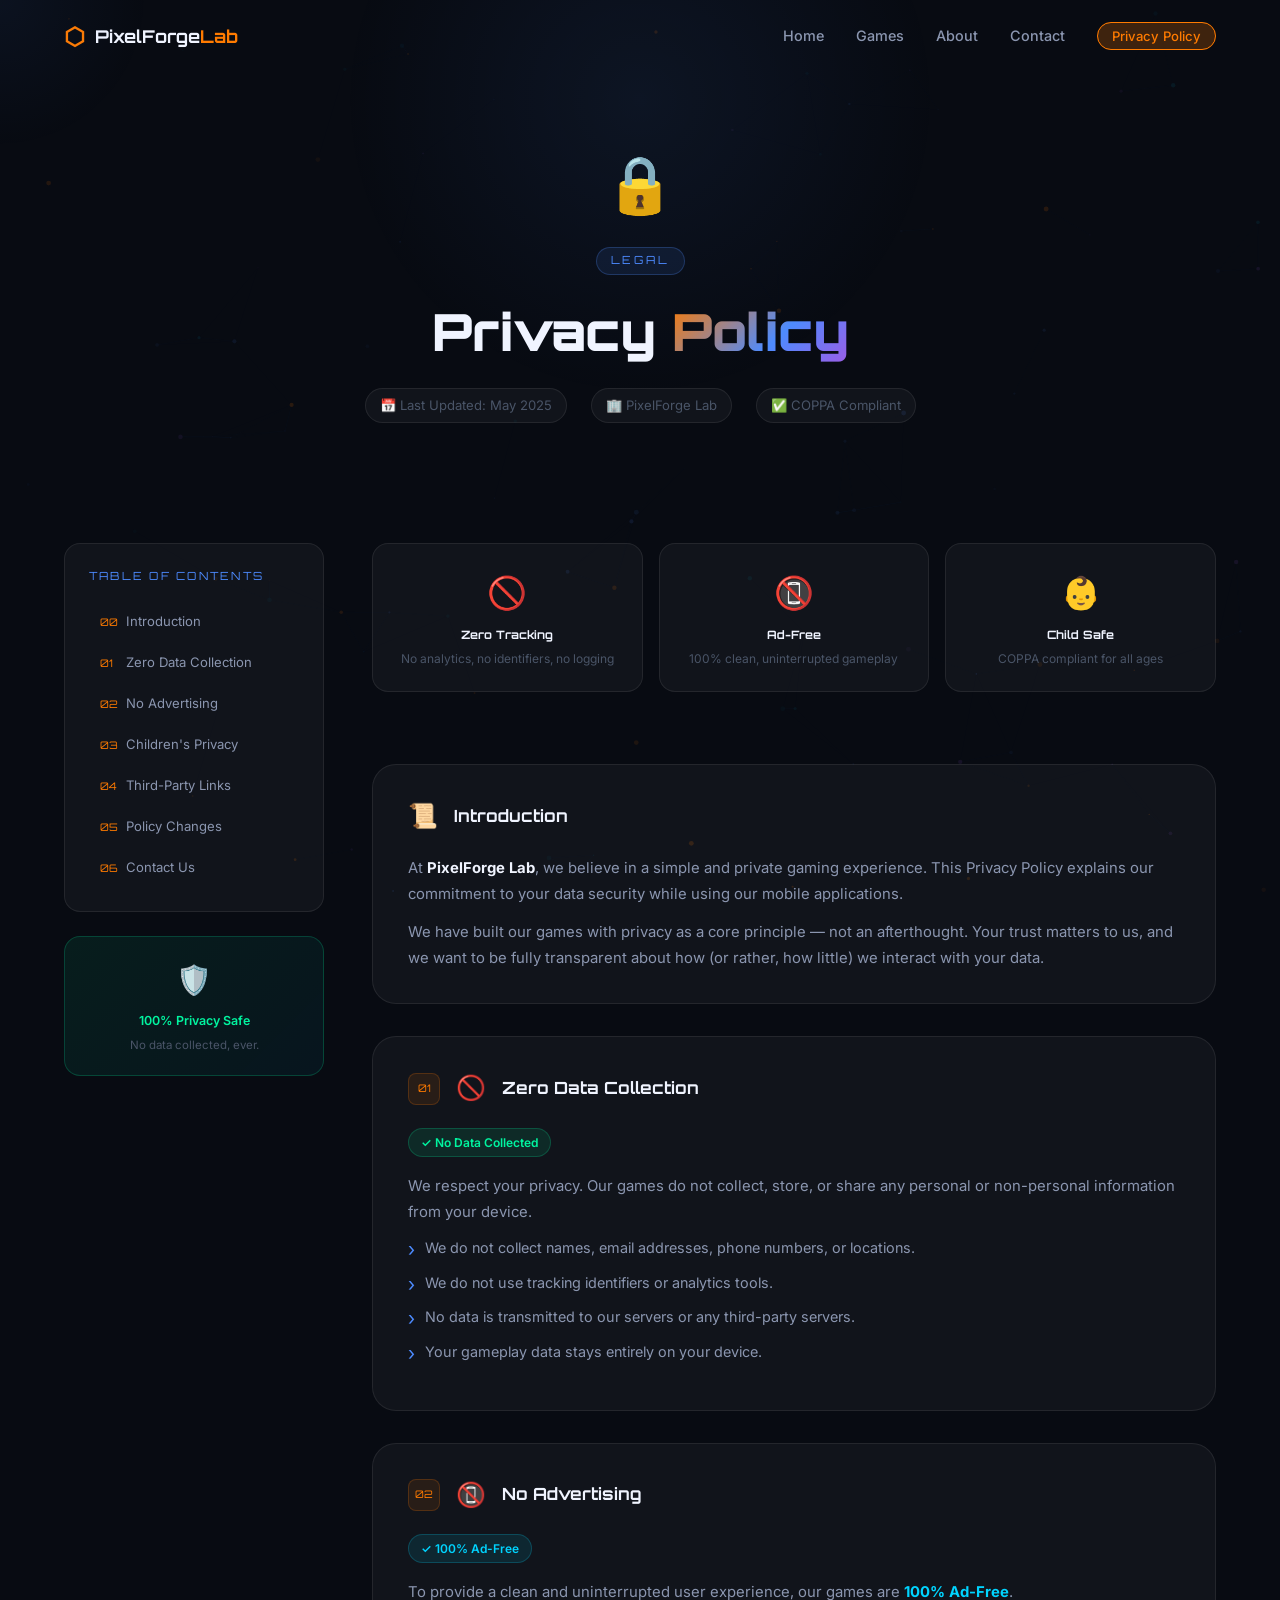
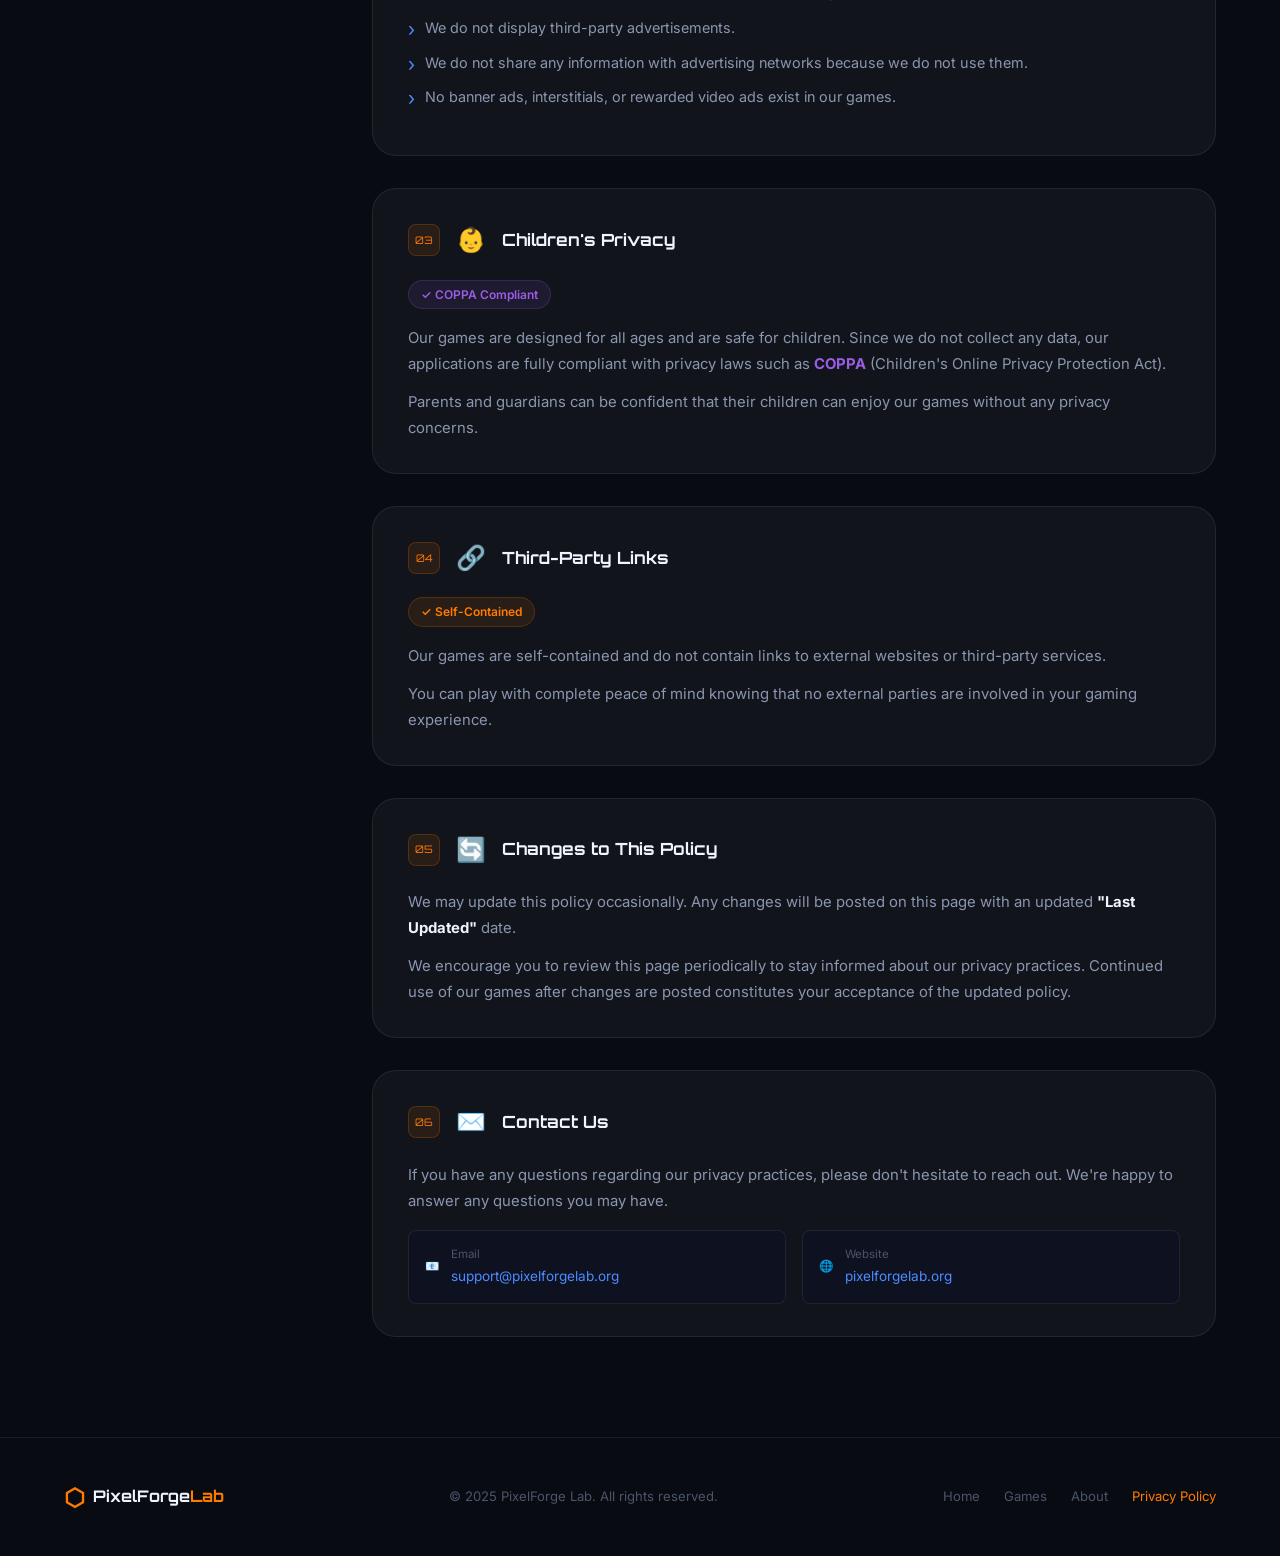
<file: privacy-policy.html>
<!DOCTYPE html>
<html lang="en">
<head>
  <meta charset="UTF-8" />
  <meta name="viewport" content="width=device-width, initial-scale=1.0"/>
  <meta name="description" content="PixelForge Lab Privacy Policy — We do not collect, store, or share any personal information. Zero data collection, ad-free games."/>
  <title>Privacy Policy – PixelForge Lab</title>
  <link rel="preconnect" href="https://fonts.googleapis.com"/>
  <link rel="preconnect" href="https://fonts.gstatic.com" crossorigin/>
  <link href="https://fonts.googleapis.com/css2?family=Orbitron:wght@400;700;900&family=Inter:wght@300;400;500;600;700&display=swap" rel="stylesheet"/>
  <link rel="stylesheet" href="style.css"/>
  <style>
    /* ── Privacy Page Specific ── */
    .pp-hero {
      padding: 140px 0 60px;
      text-align: center;
      position: relative;
      overflow: hidden;
    }
    .pp-hero::before {
      content: '';
      position: absolute;
      width: 600px; height: 600px;
      background: radial-gradient(circle, rgba(77,139,255,0.08) 0%, transparent 70%);
      top: -200px; left: 50%;
      transform: translateX(-50%);
      border-radius: 50%;
    }
    .pp-hero-icon {
      font-size: 3.5rem;
      display: block;
      margin-bottom: 1rem;
      animation: fadeInDown 0.7s ease both;
    }
    .pp-hero h1 {
      font-family: var(--font-display);
      font-size: clamp(2rem, 5vw, 3.2rem);
      font-weight: 900;
      margin-bottom: 1rem;
      animation: fadeInUp 0.8s 0.1s ease both;
    }
    .pp-hero-meta {
      display: flex;
      align-items: center;
      justify-content: center;
      gap: 1.5rem;
      flex-wrap: wrap;
      color: var(--text-muted);
      font-size: 0.82rem;
      animation: fadeInUp 0.8s 0.2s ease both;
    }
    .pp-meta-item {
      display: flex;
      align-items: center;
      gap: 6px;
      background: var(--bg-card);
      border: 1px solid var(--border);
      padding: 6px 14px;
      border-radius: 50px;
    }

    /* ── Content Layout ── */
    .pp-layout {
      display: grid;
      grid-template-columns: 260px 1fr;
      gap: 3rem;
      align-items: start;
      padding: 60px 0 100px;
    }
    @media (max-width: 860px) {
      .pp-layout { grid-template-columns: 1fr; }
      .pp-sidebar { display: none; }
    }

    /* ── Sidebar TOC ── */
    .pp-sidebar {
      position: sticky;
      top: 100px;
    }
    .toc-box {
      background: var(--bg-card);
      border: 1px solid var(--border);
      border-radius: var(--radius-md);
      padding: 1.5rem;
    }
    .toc-title {
      font-family: var(--font-display);
      font-size: 0.7rem;
      letter-spacing: 0.2em;
      text-transform: uppercase;
      color: var(--accent-blue);
      margin-bottom: 1rem;
    }
    .toc-list {
      list-style: none;
      display: flex;
      flex-direction: column;
      gap: 2px;
    }
    .toc-list a {
      display: flex;
      align-items: center;
      gap: 8px;
      text-decoration: none;
      color: var(--text-secondary);
      font-size: 0.82rem;
      padding: 8px 10px;
      border-radius: var(--radius-sm);
      transition: var(--transition);
      border: 1px solid transparent;
    }
    .toc-list a:hover {
      color: var(--text-primary);
      background: var(--bg-card-hover);
      border-color: var(--border);
    }
    .toc-num {
      font-family: var(--font-display);
      font-size: 0.65rem;
      color: var(--accent-orange);
      min-width: 18px;
    }

    .toc-highlight-box {
      margin-top: 1.5rem;
      background: linear-gradient(135deg, rgba(0,245,160,0.08), rgba(0,212,255,0.05));
      border: 1px solid rgba(0,245,160,0.2);
      border-radius: var(--radius-md);
      padding: 1.2rem;
      text-align: center;
    }
    .toc-highlight-box .badge-icon { font-size: 1.8rem; display: block; margin-bottom: 0.5rem; }
    .toc-highlight-box p { font-size: 0.78rem; color: var(--accent-green); font-weight: 600; }
    .toc-highlight-box span { font-size: 0.72rem; color: var(--text-muted); }

    /* ── Article ── */
    .pp-article {
      display: flex;
      flex-direction: column;
      gap: 2rem;
    }

    .pp-section {
      background: var(--bg-card);
      border: 1px solid var(--border);
      border-radius: var(--radius-lg);
      padding: 2rem 2.2rem;
      transition: border-color 0.3s ease;
      scroll-margin-top: 100px;
    }
    .pp-section:hover { border-color: rgba(77,139,255,0.25); }

    .pp-section-header {
      display: flex;
      align-items: center;
      gap: 1rem;
      margin-bottom: 1.25rem;
    }
    .pp-section-num {
      font-family: var(--font-display);
      font-size: 0.65rem;
      color: var(--accent-orange);
      background: rgba(255,123,0,0.1);
      border: 1px solid rgba(255,123,0,0.2);
      width: 32px; height: 32px;
      border-radius: 8px;
      display: flex;
      align-items: center;
      justify-content: center;
      flex-shrink: 0;
    }
    .pp-section-icon {
      font-size: 1.5rem;
      flex-shrink: 0;
    }
    .pp-section h2 {
      font-family: var(--font-display);
      font-size: 1.05rem;
      font-weight: 700;
      color: var(--text-primary);
    }
    .pp-section p {
      color: var(--text-secondary);
      font-size: 0.93rem;
      line-height: 1.75;
      margin-bottom: 0.75rem;
    }
    .pp-section p:last-child { margin-bottom: 0; }

    .pp-bullets {
      list-style: none;
      display: flex;
      flex-direction: column;
      gap: 0.6rem;
      margin: 0.75rem 0;
    }
    .pp-bullets li {
      display: flex;
      align-items: flex-start;
      gap: 10px;
      color: var(--text-secondary);
      font-size: 0.9rem;
      line-height: 1.5;
    }
    .pp-bullets li::before {
      content: '›';
      color: var(--accent-blue);
      font-size: 1.2rem;
      line-height: 1.3;
      flex-shrink: 0;
    }

    .pp-badge {
      display: inline-flex;
      align-items: center;
      gap: 6px;
      font-size: 0.75rem;
      font-weight: 600;
      padding: 4px 12px;
      border-radius: 50px;
      margin-bottom: 1rem;
    }
    .pp-badge-green {
      background: rgba(0,245,160,0.1);
      color: var(--accent-green);
      border: 1px solid rgba(0,245,160,0.2);
    }
    .pp-badge-blue {
      background: rgba(0,212,255,0.1);
      color: var(--accent-cyan);
      border: 1px solid rgba(0,212,255,0.2);
    }
    .pp-badge-purple {
      background: rgba(155,93,229,0.1);
      color: var(--accent-purple);
      border: 1px solid rgba(155,93,229,0.2);
    }
    .pp-badge-orange {
      background: rgba(255,123,0,0.1);
      color: var(--accent-orange);
      border: 1px solid rgba(255,123,0,0.2);
    }

    .pp-contact-grid {
      display: grid;
      grid-template-columns: 1fr 1fr;
      gap: 1rem;
      margin-top: 1rem;
    }
    @media (max-width: 500px) { .pp-contact-grid { grid-template-columns: 1fr; } }

    .pp-contact-item {
      display: flex;
      align-items: center;
      gap: 12px;
      background: var(--bg-secondary);
      border: 1px solid var(--border);
      border-radius: var(--radius-sm);
      padding: 14px 16px;
      transition: var(--transition);
    }
    .pp-contact-item:hover { border-color: rgba(77,139,255,0.35); }
    .pp-contact-item a {
      color: var(--accent-blue);
      text-decoration: none;
      font-size: 0.85rem;
      transition: var(--transition);
    }
    .pp-contact-item a:hover { color: var(--accent-orange); }
    .pp-contact-item span { font-size: 0.72rem; color: var(--text-muted); display: block; }
    .pp-contact-icon { font-size: 1.3rem; }

    /* ── Summary Cards ── */
    .pp-summary {
      display: grid;
      grid-template-columns: repeat(3, 1fr);
      gap: 1rem;
      margin-bottom: 2.5rem;
    }
    @media (max-width: 640px) { .pp-summary { grid-template-columns: 1fr; } }
    .summary-card {
      background: var(--bg-card);
      border: 1px solid var(--border);
      border-radius: var(--radius-md);
      padding: 1.4rem;
      text-align: center;
      transition: var(--transition);
    }
    .summary-card:hover { transform: translateY(-4px); border-color: rgba(77,139,255,0.3); }
    .summary-card .sc-icon { font-size: 2rem; display: block; margin-bottom: 0.5rem; }
    .summary-card .sc-title {
      font-family: var(--font-display);
      font-size: 0.72rem;
      font-weight: 700;
      color: var(--text-primary);
      margin-bottom: 0.3rem;
    }
    .summary-card .sc-desc { font-size: 0.75rem; color: var(--text-muted); }
  </style>
</head>
<body>

  <!-- Particle canvas -->
  <canvas id="particles-canvas"></canvas>

  <!-- ── HEADER ── -->
  <header id="main-header">
    <nav class="navbar container">
      <a href="index.html" class="logo" style="text-decoration:none;">
        <span class="logo-icon">⬡</span>
        <span class="logo-text">PixelForge<span class="logo-accent">Lab</span></span>
      </a>
      <ul class="nav-links" id="nav-links">
        <li><a href="index.html#home"    class="nav-link">Home</a></li>
        <li><a href="index.html#games"   class="nav-link">Games</a></li>
        <li><a href="index.html#about"   class="nav-link">About</a></li>
        <li><a href="index.html#contact" class="nav-link">Contact</a></li>
        <li><a href="privacy-policy.html" class="nav-link nav-link-pp active">Privacy Policy</a></li>
      </ul>
      <button class="hamburger" id="hamburger" aria-label="Open menu">
        <span></span><span></span><span></span>
      </button>
    </nav>
  </header>

  <!-- ── HERO ── -->
  <section class="pp-hero">
    <div class="container">
      <span class="pp-hero-icon">🔒</span>
      <div class="section-tag">Legal</div>
      <h1>Privacy <span class="gradient-text">Policy</span></h1>
      <div class="pp-hero-meta">
        <div class="pp-meta-item">📅 Last Updated: May 2025</div>
        <div class="pp-meta-item">🏢 PixelForge Lab</div>
        <div class="pp-meta-item">✅ COPPA Compliant</div>
      </div>
    </div>
  </section>

  <!-- ── LAYOUT ── -->
  <div class="container pp-layout">

    <!-- Sidebar -->
    <aside class="pp-sidebar">
      <div class="toc-box">
        <p class="toc-title">Table of Contents</p>
        <ul class="toc-list">
          <li><a href="#section-intro"><span class="toc-num">00</span> Introduction</a></li>
          <li><a href="#section-1"><span class="toc-num">01</span> Zero Data Collection</a></li>
          <li><a href="#section-2"><span class="toc-num">02</span> No Advertising</a></li>
          <li><a href="#section-3"><span class="toc-num">03</span> Children's Privacy</a></li>
          <li><a href="#section-4"><span class="toc-num">04</span> Third-Party Links</a></li>
          <li><a href="#section-5"><span class="toc-num">05</span> Policy Changes</a></li>
          <li><a href="#section-6"><span class="toc-num">06</span> Contact Us</a></li>
        </ul>
      </div>

      <div class="toc-highlight-box">
        <span class="badge-icon">🛡️</span>
        <p>100% Privacy Safe</p>
        <span>No data collected, ever.</span>
      </div>
    </aside>

    <!-- Article -->
    <article class="pp-article">

      <!-- Summary Cards -->
      <div class="pp-summary">
        <div class="summary-card">
          <span class="sc-icon">🚫</span>
          <p class="sc-title">Zero Tracking</p>
          <p class="sc-desc">No analytics, no identifiers, no logging</p>
        </div>
        <div class="summary-card">
          <span class="sc-icon">📵</span>
          <p class="sc-title">Ad-Free</p>
          <p class="sc-desc">100% clean, uninterrupted gameplay</p>
        </div>
        <div class="summary-card">
          <span class="sc-icon">👶</span>
          <p class="sc-title">Child Safe</p>
          <p class="sc-desc">COPPA compliant for all ages</p>
        </div>
      </div>

      <!-- Intro -->
      <div class="pp-section" id="section-intro">
        <div class="pp-section-header">
          <span class="pp-section-icon">📜</span>
          <h2>Introduction</h2>
        </div>
        <p>
          At <strong style="color:var(--text-primary);">PixelForge Lab</strong>, we believe in a simple and private gaming experience. 
          This Privacy Policy explains our commitment to your data security while using our mobile applications.
        </p>
        <p>
          We have built our games with privacy as a core principle — not an afterthought. 
          Your trust matters to us, and we want to be fully transparent about how (or rather, how little) we interact with your data.
        </p>
      </div>

      <!-- Section 1 -->
      <div class="pp-section" id="section-1">
        <div class="pp-section-header">
          <span class="pp-section-num">01</span>
          <span class="pp-section-icon">🚫</span>
          <h2>Zero Data Collection</h2>
        </div>
        <span class="pp-badge pp-badge-green">✓ No Data Collected</span>
        <p>
          We respect your privacy. Our games do not collect, store, or share any personal or non-personal information from your device.
        </p>
        <ul class="pp-bullets">
          <li>We do not collect names, email addresses, phone numbers, or locations.</li>
          <li>We do not use tracking identifiers or analytics tools.</li>
          <li>No data is transmitted to our servers or any third-party servers.</li>
          <li>Your gameplay data stays entirely on your device.</li>
        </ul>
      </div>

      <!-- Section 2 -->
      <div class="pp-section" id="section-2">
        <div class="pp-section-header">
          <span class="pp-section-num">02</span>
          <span class="pp-section-icon">📵</span>
          <h2>No Advertising</h2>
        </div>
        <span class="pp-badge pp-badge-blue">✓ 100% Ad-Free</span>
        <p>
          To provide a clean and uninterrupted user experience, our games are <strong style="color:var(--accent-cyan);">100% Ad-Free</strong>.
        </p>
        <ul class="pp-bullets">
          <li>We do not display third-party advertisements.</li>
          <li>We do not share any information with advertising networks because we do not use them.</li>
          <li>No banner ads, interstitials, or rewarded video ads exist in our games.</li>
        </ul>
      </div>

      <!-- Section 3 -->
      <div class="pp-section" id="section-3">
        <div class="pp-section-header">
          <span class="pp-section-num">03</span>
          <span class="pp-section-icon">👶</span>
          <h2>Children's Privacy</h2>
        </div>
        <span class="pp-badge pp-badge-purple">✓ COPPA Compliant</span>
        <p>
          Our games are designed for all ages and are safe for children. Since we do not collect any data, 
          our applications are fully compliant with privacy laws such as 
          <strong style="color:var(--accent-purple);">COPPA</strong> (Children's Online Privacy Protection Act).
        </p>
        <p>
          Parents and guardians can be confident that their children can enjoy our games without any privacy concerns.
        </p>
      </div>

      <!-- Section 4 -->
      <div class="pp-section" id="section-4">
        <div class="pp-section-header">
          <span class="pp-section-num">04</span>
          <span class="pp-section-icon">🔗</span>
          <h2>Third-Party Links</h2>
        </div>
        <span class="pp-badge pp-badge-orange">✓ Self-Contained</span>
        <p>
          Our games are self-contained and do not contain links to external websites or third-party services.
        </p>
        <p>
          You can play with complete peace of mind knowing that no external parties are involved in your gaming experience.
        </p>
      </div>

      <!-- Section 5 -->
      <div class="pp-section" id="section-5">
        <div class="pp-section-header">
          <span class="pp-section-num">05</span>
          <span class="pp-section-icon">🔄</span>
          <h2>Changes to This Policy</h2>
        </div>
        <p>
          We may update this policy occasionally. Any changes will be posted on this page with an updated 
          <strong style="color:var(--text-primary);">"Last Updated"</strong> date.
        </p>
        <p>
          We encourage you to review this page periodically to stay informed about our privacy practices. 
          Continued use of our games after changes are posted constitutes your acceptance of the updated policy.
        </p>
      </div>

      <!-- Section 6 — Contact -->
      <div class="pp-section" id="section-6">
        <div class="pp-section-header">
          <span class="pp-section-num">06</span>
          <span class="pp-section-icon">✉️</span>
          <h2>Contact Us</h2>
        </div>
        <p>
          If you have any questions regarding our privacy practices, please don't hesitate to reach out. 
          We're happy to answer any questions you may have.
        </p>
        <div class="pp-contact-grid">
          <div class="pp-contact-item">
            <span class="pp-contact-icon">📧</span>
            <div>
              <span>Email</span>
              <a href="mailto:support@pixelforgelab.org">support@pixelforgelab.org</a>
            </div>
          </div>
          <div class="pp-contact-item">
            <span class="pp-contact-icon">🌐</span>
            <div>
              <span>Website</span>
              <a href="https://pixelforgelab.org" target="_blank" rel="noopener">pixelforgelab.org</a>
            </div>
          </div>
        </div>
      </div>

    </article>
  </div>

  <!-- ── FOOTER ── -->
  <footer class="footer">
    <div class="container footer-inner">
      <div class="footer-logo">
        <span class="logo-icon">⬡</span>
        <span class="logo-text">PixelForge<span class="logo-accent">Lab</span></span>
      </div>
      <p class="footer-copy">© 2025 PixelForge Lab. All rights reserved.</p>
      <div class="footer-links">
        <a href="index.html">Home</a>
        <a href="index.html#games">Games</a>
        <a href="index.html#about">About</a>
        <a href="privacy-policy.html" style="color:var(--accent-orange);">Privacy Policy</a>
      </div>
    </div>
  </footer>

  <script src="script.js"></script>
</body>
</html>
</file>
<file: style.css>
/* ============================================================
   PixelForge Lab — style.css
   Dark gaming theme with glassmorphism & neon accents
   ============================================================ */

/* ── Reset & Base ── */
*, *::before, *::after { box-sizing: border-box; margin: 0; padding: 0; }

:root {
  --bg-primary:    #080b12;
  --bg-secondary:  #0d1120;
  --bg-card:       rgba(255,255,255,0.04);
  --bg-card-hover: rgba(255,255,255,0.07);

  --accent-orange: #ff7b00;
  --accent-blue:   #4d8bff;
  --accent-purple: #9b5de5;
  --accent-cyan:   #00d4ff;
  --accent-green:  #00f5a0;

  --text-primary:   #f0f4ff;
  --text-secondary: #8b96b0;
  --text-muted:     #4a5568;

  --border:        rgba(255,255,255,0.08);
  --border-glow:   rgba(77,139,255,0.3);

  --font-display: 'Orbitron', monospace;
  --font-body:    'Inter', sans-serif;

  --radius-sm: 8px;
  --radius-md: 16px;
  --radius-lg: 24px;
  --radius-xl: 32px;

  --shadow-card: 0 20px 60px rgba(0,0,0,0.5);
  --shadow-glow: 0 0 40px rgba(77,139,255,0.2);
  --transition:  0.3s cubic-bezier(0.4, 0, 0.2, 1);
}

html { scroll-behavior: smooth; }

body {
  font-family: var(--font-body);
  background: var(--bg-primary);
  color: var(--text-primary);
  line-height: 1.6;
  overflow-x: hidden;
}

/* Particle canvas */
#particles-canvas {
  position: fixed;
  inset: 0;
  z-index: 0;
  pointer-events: none;
}

.container {
  width: min(1200px, 90vw);
  margin-inline: auto;
  position: relative;
  z-index: 1;
}

/* ── Typography ── */
.section-tag {
  display: inline-block;
  font-family: var(--font-display);
  font-size: 0.7rem;
  letter-spacing: 0.25em;
  text-transform: uppercase;
  color: var(--accent-blue);
  background: rgba(77,139,255,0.1);
  border: 1px solid rgba(77,139,255,0.25);
  padding: 4px 14px;
  border-radius: 50px;
  margin-bottom: 1rem;
}

.section-title {
  font-family: var(--font-display);
  font-size: clamp(1.8rem, 4vw, 2.8rem);
  font-weight: 900;
  line-height: 1.15;
  margin-bottom: 1rem;
}

.section-subtitle {
  color: var(--text-secondary);
  font-size: 1.05rem;
  max-width: 550px;
}

.gradient-text {
  background: linear-gradient(135deg, var(--accent-orange) 0%, var(--accent-blue) 60%, var(--accent-purple) 100%);
  -webkit-background-clip: text;
  -webkit-text-fill-color: transparent;
  background-clip: text;
}

/* ── Buttons ── */
.btn {
  display: inline-flex;
  align-items: center;
  gap: 8px;
  padding: 14px 32px;
  border-radius: 50px;
  font-family: var(--font-body);
  font-weight: 600;
  font-size: 0.95rem;
  text-decoration: none;
  cursor: pointer;
  border: none;
  transition: var(--transition);
  white-space: nowrap;
}

.btn-primary {
  background: linear-gradient(135deg, var(--accent-orange), #ff4d00);
  color: #fff;
  box-shadow: 0 0 30px rgba(255,123,0,0.35);
}
.btn-primary:hover {
  transform: translateY(-3px);
  box-shadow: 0 0 50px rgba(255,123,0,0.55);
}

.btn-ghost {
  background: transparent;
  color: var(--text-primary);
  border: 1.5px solid var(--border);
  backdrop-filter: blur(10px);
}
.btn-ghost:hover {
  border-color: var(--accent-blue);
  color: var(--accent-blue);
  transform: translateY(-3px);
}

.btn-lg { padding: 18px 44px; font-size: 1.05rem; }

/* ── HEADER ── */
#main-header {
  position: fixed;
  top: 0; left: 0; right: 0;
  z-index: 1000;
  padding: 0;
  transition: all 0.4s ease;
}

#main-header.scrolled {
  background: rgba(8,11,18,0.85);
  backdrop-filter: blur(20px);
  border-bottom: 1px solid var(--border);
  box-shadow: 0 4px 30px rgba(0,0,0,0.4);
}

.navbar {
  display: flex;
  align-items: center;
  justify-content: space-between;
  height: 72px;
}

.logo {
  display: flex;
  align-items: center;
  gap: 10px;
  text-decoration: none;
  font-family: var(--font-display);
  font-weight: 700;
  font-size: 1.1rem;
  color: var(--text-primary);
}

.logo-icon {
  font-size: 1.5rem;
  color: var(--accent-orange);
  animation: spinHex 8s linear infinite;
}
@keyframes spinHex {
  from { transform: rotate(0deg); }
  to   { transform: rotate(360deg); }
}

.logo-accent { color: var(--accent-orange); }

.nav-links {
  display: flex;
  gap: 2rem;
  list-style: none;
}

.nav-link {
  text-decoration: none;
  color: var(--text-secondary);
  font-size: 0.9rem;
  font-weight: 500;
  transition: var(--transition);
  position: relative;
}
.nav-link::after {
  content: '';
  position: absolute;
  bottom: -4px; left: 0;
  width: 0; height: 2px;
  background: var(--accent-orange);
  border-radius: 2px;
  transition: width 0.3s ease;
}
.nav-link:hover, .nav-link.active { color: var(--text-primary); }
.nav-link:hover::after, .nav-link.active::after { width: 100%; }

/* Privacy Policy special pill style */
.nav-link-pp {
  background: rgba(255,123,0,0.12) !important;
  border: 1px solid rgba(255,123,0,0.35) !important;
  padding: 5px 14px !important;
  border-radius: 50px !important;
  color: var(--accent-orange) !important;
  font-size: 0.82rem !important;
}
.nav-link-pp::after { display: none !important; }
.nav-link-pp:hover, .nav-link-pp.active {
  background: rgba(255,123,0,0.22) !important;
  color: var(--accent-orange) !important;
  border-color: var(--accent-orange) !important;
}

.hamburger {
  display: none;
  flex-direction: column;
  gap: 5px;
  background: none;
  border: none;
  cursor: pointer;
  padding: 4px;
}
.hamburger span {
  width: 24px; height: 2px;
  background: var(--text-primary);
  border-radius: 2px;
  transition: var(--transition);
}

/* ── HERO ── */
.hero {
  min-height: 100vh;
  display: flex;
  align-items: center;
  position: relative;
  overflow: hidden;
  padding: 120px 0 80px;
}

.hero-bg-glow {
  position: absolute;
  border-radius: 50%;
  filter: blur(100px);
  pointer-events: none;
}
.glow-1 {
  width: 600px; height: 600px;
  background: rgba(255,123,0,0.12);
  top: -200px; right: -100px;
  animation: floatGlow 8s ease-in-out infinite;
}
.glow-2 {
  width: 400px; height: 400px;
  background: rgba(77,139,255,0.1);
  bottom: -100px; left: -100px;
  animation: floatGlow 10s ease-in-out infinite reverse;
}
.glow-3 {
  width: 300px; height: 300px;
  background: rgba(155,93,229,0.08);
  top: 30%; left: 40%;
  animation: floatGlow 12s ease-in-out infinite;
}
@keyframes floatGlow {
  0%, 100% { transform: translate(0,0) scale(1); }
  50%       { transform: translate(30px, -30px) scale(1.1); }
}

.hero-content { max-width: 700px; }

.hero-badge {
  display: inline-flex;
  align-items: center;
  gap: 8px;
  font-size: 0.82rem;
  color: var(--accent-cyan);
  background: rgba(0,212,255,0.08);
  border: 1px solid rgba(0,212,255,0.2);
  padding: 6px 16px;
  border-radius: 50px;
  margin-bottom: 1.5rem;
  animation: fadeInDown 0.8s ease forwards;
}
.badge-dot {
  width: 8px; height: 8px;
  background: var(--accent-cyan);
  border-radius: 50%;
  animation: pulse 2s infinite;
}
@keyframes pulse {
  0%, 100% { opacity: 1; transform: scale(1); }
  50%       { opacity: 0.6; transform: scale(0.8); }
}

.hero-title {
  font-family: var(--font-display);
  font-size: clamp(2.5rem, 7vw, 5rem);
  font-weight: 900;
  line-height: 1.1;
  margin-bottom: 1.5rem;
  animation: fadeInUp 0.9s 0.1s ease both;
}

.hero-subtitle {
  font-size: 1.1rem;
  color: var(--text-secondary);
  max-width: 520px;
  margin-bottom: 2.5rem;
  line-height: 1.7;
  animation: fadeInUp 0.9s 0.2s ease both;
}

.hero-cta {
  display: flex;
  gap: 1rem;
  flex-wrap: wrap;
  margin-bottom: 4rem;
  animation: fadeInUp 0.9s 0.3s ease both;
}

.hero-stats {
  display: flex;
  align-items: center;
  gap: 2rem;
  animation: fadeInUp 0.9s 0.4s ease both;
}
.stat-item { text-align: left; }
.stat-number {
  display: block;
  font-family: var(--font-display);
  font-size: 2rem;
  font-weight: 900;
  color: var(--accent-orange);
  line-height: 1;
}
.stat-label {
  font-size: 0.78rem;
  color: var(--text-muted);
  text-transform: uppercase;
  letter-spacing: 0.08em;
}
.stat-divider {
  width: 1px;
  height: 40px;
  background: var(--border);
}

.hero-scroll-indicator {
  position: absolute;
  bottom: 40px;
  left: 50%;
  transform: translateX(-50%);
  display: flex;
  flex-direction: column;
  align-items: center;
  gap: 8px;
  color: var(--text-muted);
  font-size: 0.7rem;
  letter-spacing: 0.15em;
  text-transform: uppercase;
  animation: fadeIn 2s 1s ease both;
}
.scroll-line {
  width: 1px;
  height: 40px;
  background: linear-gradient(to bottom, var(--accent-blue), transparent);
  animation: scrollPulse 2s ease-in-out infinite;
}
@keyframes scrollPulse {
  0%, 100% { transform: scaleY(1); opacity: 1; }
  50%       { transform: scaleY(0.5); opacity: 0.4; }
}

/* ── GAMES SECTION ── */
.games-section {
  padding: 100px 0;
  background: var(--bg-secondary);
  position: relative;
}

.section-header {
  text-align: center;
  margin-bottom: 4rem;
}
.section-header .section-subtitle { margin-inline: auto; }

.games-grid {
  display: grid;
  grid-template-columns: repeat(auto-fit, minmax(320px, 1fr));
  gap: 2rem;
  justify-content: center;
  max-width: 900px;
  margin-inline: auto;
}

/* ── GAME CARD ── */
.game-card {
  position: relative;
  background: var(--bg-card);
  border: 1px solid var(--border);
  border-radius: var(--radius-xl);
  overflow: hidden;
  transition: var(--transition);
  backdrop-filter: blur(10px);
  opacity: 0;
  transform: translateY(30px);
}
.game-card.visible {
  opacity: 1;
  transform: translateY(0);
  transition: opacity 0.7s ease, transform 0.7s ease, box-shadow 0.3s ease, border-color 0.3s ease;
}
.game-card:hover {
  border-color: var(--border-glow);
  box-shadow: var(--shadow-card), var(--shadow-glow);
  transform: translateY(-8px);
}
.game-card:hover .card-glow { opacity: 1; }

.card-glow {
  position: absolute;
  inset: 0;
  background: radial-gradient(circle at 50% 0%, rgba(77,139,255,0.08), transparent 70%);
  opacity: 0;
  transition: var(--transition);
  pointer-events: none;
}
.card-glow.glow-purple {
  background: radial-gradient(circle at 50% 0%, rgba(155,93,229,0.1), transparent 70%);
}

.card-badge {
  position: absolute;
  top: 16px; left: 16px;
  z-index: 2;
  padding: 4px 12px;
  border-radius: 50px;
  font-size: 0.72rem;
  font-weight: 600;
  text-transform: uppercase;
  letter-spacing: 0.06em;
}
.badge-action  { background: rgba(255,123,0,0.2); color: var(--accent-orange); border: 1px solid rgba(255,123,0,0.3); }
.badge-casual  { background: rgba(155,93,229,0.2); color: var(--accent-purple); border: 1px solid rgba(155,93,229,0.3); }

.card-image-wrap {
  position: relative;
  overflow: hidden;
  height: 260px;
}
.card-image {
  width: 100%;
  height: 100%;
  object-fit: cover;
  transition: transform 0.5s ease;
}
.game-card:hover .card-image { transform: scale(1.05); }

.card-image-overlay {
  position: absolute;
  inset: 0;
  background: rgba(8,11,18,0.5);
  display: flex;
  align-items: center;
  justify-content: center;
  opacity: 0;
  transition: var(--transition);
}
.game-card:hover .card-image-overlay { opacity: 1; }

.play-icon {
  width: 64px; height: 64px;
  background: rgba(255,255,255,0.15);
  backdrop-filter: blur(10px);
  border: 2px solid rgba(255,255,255,0.3);
  border-radius: 50%;
  display: flex;
  align-items: center;
  justify-content: center;
  font-size: 1.3rem;
  color: #fff;
  transform: scale(0.8);
  transition: transform 0.3s ease;
}
.game-card:hover .play-icon { transform: scale(1); }

.card-body {
  padding: 1.75rem;
  display: flex;
  flex-direction: column;
  gap: 0.8rem;
}

.card-title {
  font-family: var(--font-display);
  font-size: 1.35rem;
  font-weight: 700;
  color: var(--text-primary);
}

.card-subtitle-game {
  font-size: 0.85rem;
  color: var(--accent-purple);
  font-weight: 500;
  margin-top: -0.5rem;
}

.card-desc {
  color: var(--text-secondary);
  font-size: 0.9rem;
  line-height: 1.65;
}

.card-tags {
  display: flex;
  gap: 0.5rem;
  flex-wrap: wrap;
}
.tag {
  padding: 3px 10px;
  border-radius: 50px;
  font-size: 0.72rem;
  font-weight: 500;
  background: rgba(255,255,255,0.06);
  border: 1px solid var(--border);
  color: var(--text-secondary);
}

.card-features {
  display: flex;
  flex-direction: column;
  gap: 6px;
}
.feature {
  display: flex;
  align-items: center;
  gap: 8px;
  font-size: 0.85rem;
  color: var(--text-secondary);
}
.feat-icon { font-size: 1rem; }

/* Amazon Button */
.btn-amazon {
  display: flex;
  align-items: center;
  justify-content: center;
  text-decoration: none;
  margin-top: 0.5rem;
  border-radius: var(--radius-sm);
  overflow: hidden;
  transition: var(--transition);
  border: 1px solid rgba(255,153,0,0.3);
  background: linear-gradient(135deg, #1a1200, #2a1d00);
}
.btn-amazon:hover {
  transform: translateY(-2px);
  box-shadow: 0 8px 30px rgba(255,153,0,0.25);
  border-color: rgba(255,153,0,0.6);
}

.amazon-badge-img {
  height: 54px;
  width: auto;
  display: block;
}

.amazon-badge-fallback {
  display: none;
  align-items: center;
  gap: 10px;
  padding: 14px 20px;
  color: #fff;
  font-size: 0.88rem;
}
.amazon-badge-fallback strong { color: #FF9900; }

/* ── ABOUT ── */
.about-section {
  padding: 100px 0;
  position: relative;
  overflow: hidden;
}
.about-bg-shape {
  position: absolute;
  width: 700px; height: 700px;
  background: radial-gradient(circle, rgba(77,139,255,0.05) 0%, transparent 70%);
  top: -200px; right: -200px;
  border-radius: 50%;
}

.about-inner {
  display: grid;
  grid-template-columns: 1fr 1fr;
  gap: 5rem;
  align-items: center;
}

.about-text { display: flex; flex-direction: column; gap: 1.2rem; }

.about-desc {
  color: var(--text-secondary);
  font-size: 1rem;
  line-height: 1.75;
}

.about-list {
  list-style: none;
  display: flex;
  flex-direction: column;
  gap: 0.75rem;
}
.about-list li {
  display: flex;
  align-items: center;
  gap: 12px;
  font-size: 0.95rem;
  color: var(--text-secondary);
  padding: 10px 16px;
  background: var(--bg-card);
  border: 1px solid var(--border);
  border-radius: var(--radius-sm);
  transition: var(--transition);
}
.about-list li:hover {
  border-color: rgba(77,139,255,0.3);
  background: var(--bg-card-hover);
  color: var(--text-primary);
}
.list-icon { font-size: 1.1rem; }

/* About visual */
.about-visual {
  position: relative;
  width: 340px;
  height: 340px;
  margin: 0 auto;
}

.visual-ring {
  position: absolute;
  border-radius: 50%;
  border: 1px solid var(--border);
}
.ring-outer {
  inset: 0;
  animation: rotateRing 20s linear infinite;
  border-top-color: rgba(77,139,255,0.4);
}
.ring-inner {
  inset: 40px;
  animation: rotateRing 12s linear infinite reverse;
  border-right-color: rgba(255,123,0,0.4);
}
@keyframes rotateRing {
  from { transform: rotate(0deg); }
  to   { transform: rotate(360deg); }
}

.visual-center {
  position: absolute;
  top: 50%; left: 50%;
  transform: translate(-50%, -50%);
  font-family: var(--font-display);
  font-size: 2rem;
  font-weight: 900;
  background: linear-gradient(135deg, var(--accent-orange), var(--accent-blue));
  -webkit-background-clip: text;
  -webkit-text-fill-color: transparent;
  background-clip: text;
}

.visual-card {
  position: absolute;
  background: var(--bg-card);
  border: 1px solid var(--border);
  border-radius: var(--radius-md);
  padding: 12px 18px;
  display: flex;
  align-items: center;
  gap: 10px;
  font-size: 0.82rem;
  font-weight: 500;
  backdrop-filter: blur(10px);
  white-space: nowrap;
  box-shadow: var(--shadow-card);
}
.vc-icon { font-size: 1.2rem; }
.vc1 { top: 0; right: 0; animation: floatCard 4s ease-in-out infinite; }
.vc2 { bottom: 40px; left: 0; animation: floatCard 5s ease-in-out infinite 1s; }
.vc3 { top: 40%; right: -20px; animation: floatCard 6s ease-in-out infinite 0.5s; }
@keyframes floatCard {
  0%, 100% { transform: translateY(0); }
  50%       { transform: translateY(-10px); }
}

/* ── CTA BANNER ── */
.cta-banner {
  position: relative;
  padding: 80px 0;
  background: linear-gradient(135deg, rgba(255,123,0,0.08) 0%, rgba(77,139,255,0.05) 100%);
  border-top: 1px solid var(--border);
  border-bottom: 1px solid var(--border);
  overflow: hidden;
  text-align: center;
}
.cta-glow {
  position: absolute;
  inset: 0;
  background: radial-gradient(ellipse at center, rgba(255,123,0,0.07) 0%, transparent 70%);
}
.cta-content { position: relative; }
.cta-title {
  font-family: var(--font-display);
  font-size: clamp(1.8rem, 4vw, 2.8rem);
  font-weight: 900;
  margin-bottom: 1rem;
}
.cta-sub {
  color: var(--text-secondary);
  font-size: 1rem;
  margin-bottom: 2rem;
  max-width: 500px;
  margin-inline: auto;
}

/* ── CONTACT ── */
.contact-section {
  padding: 100px 0;
  background: var(--bg-secondary);
}
.contact-grid {
  display: grid;
  grid-template-columns: repeat(auto-fit, minmax(200px, 1fr));
  gap: 1.5rem;
  margin-top: 3rem;
}
.contact-card {
  background: var(--bg-card);
  border: 1px solid var(--border);
  border-radius: var(--radius-md);
  padding: 2rem;
  text-align: center;
  transition: var(--transition);
  display: flex;
  flex-direction: column;
  align-items: center;
  gap: 0.75rem;
}
.contact-card:hover {
  border-color: rgba(77,139,255,0.35);
  transform: translateY(-4px);
  box-shadow: 0 16px 40px rgba(0,0,0,0.3);
}
.contact-icon { font-size: 2rem; }
.contact-card h3 {
  font-family: var(--font-display);
  font-size: 0.9rem;
  font-weight: 700;
}
.contact-card p { color: var(--text-secondary); font-size: 0.88rem; }
.contact-card a {
  color: var(--accent-blue);
  text-decoration: none;
  font-size: 0.88rem;
  transition: var(--transition);
}
.contact-card a:hover { color: var(--accent-orange); }

/* ── FOOTER ── */
.footer {
  padding: 40px 0;
  border-top: 1px solid var(--border);
  background: var(--bg-primary);
}
.footer-inner {
  display: flex;
  align-items: center;
  justify-content: space-between;
  flex-wrap: wrap;
  gap: 1rem;
}
.footer-logo {
  display: flex;
  align-items: center;
  gap: 8px;
  font-family: var(--font-display);
  font-weight: 700;
  font-size: 1rem;
}
.footer-copy { color: var(--text-muted); font-size: 0.82rem; }
.footer-links {
  display: flex;
  gap: 1.5rem;
}
.footer-links a {
  color: var(--text-muted);
  text-decoration: none;
  font-size: 0.82rem;
  transition: var(--transition);
}
.footer-links a:hover { color: var(--accent-orange); }

/* ── Hamburger mobile menu ── */
@media (max-width: 768px) {
  .hamburger { display: flex; }
  .nav-links {
    position: fixed;
    inset: 0;
    background: rgba(8,11,18,0.97);
    backdrop-filter: blur(20px);
    flex-direction: column;
    align-items: center;
    justify-content: center;
    gap: 2rem;
    font-size: 1.2rem;
    transform: translateX(100%);
    transition: transform 0.4s ease;
    z-index: 999;
  }
  .nav-links.open { transform: translateX(0); }

  .hero-title { font-size: 2.5rem; }
  .about-inner { grid-template-columns: 1fr; }
  .about-visual { display: none; }
  .footer-inner { flex-direction: column; text-align: center; }
  .games-grid { grid-template-columns: 1fr; }
}

/* ── Animations ── */
@keyframes fadeInUp {
  from { opacity: 0; transform: translateY(20px); }
  to   { opacity: 1; transform: translateY(0); }
}
@keyframes fadeInDown {
  from { opacity: 0; transform: translateY(-20px); }
  to   { opacity: 1; transform: translateY(0); }
}
@keyframes fadeIn {
  from { opacity: 0; }
  to   { opacity: 1; }
}

/* Scrollbar */
::-webkit-scrollbar { width: 6px; }
::-webkit-scrollbar-track { background: var(--bg-primary); }
::-webkit-scrollbar-thumb { background: var(--border); border-radius: 3px; }
::-webkit-scrollbar-thumb:hover { background: var(--accent-blue); }
</file>
